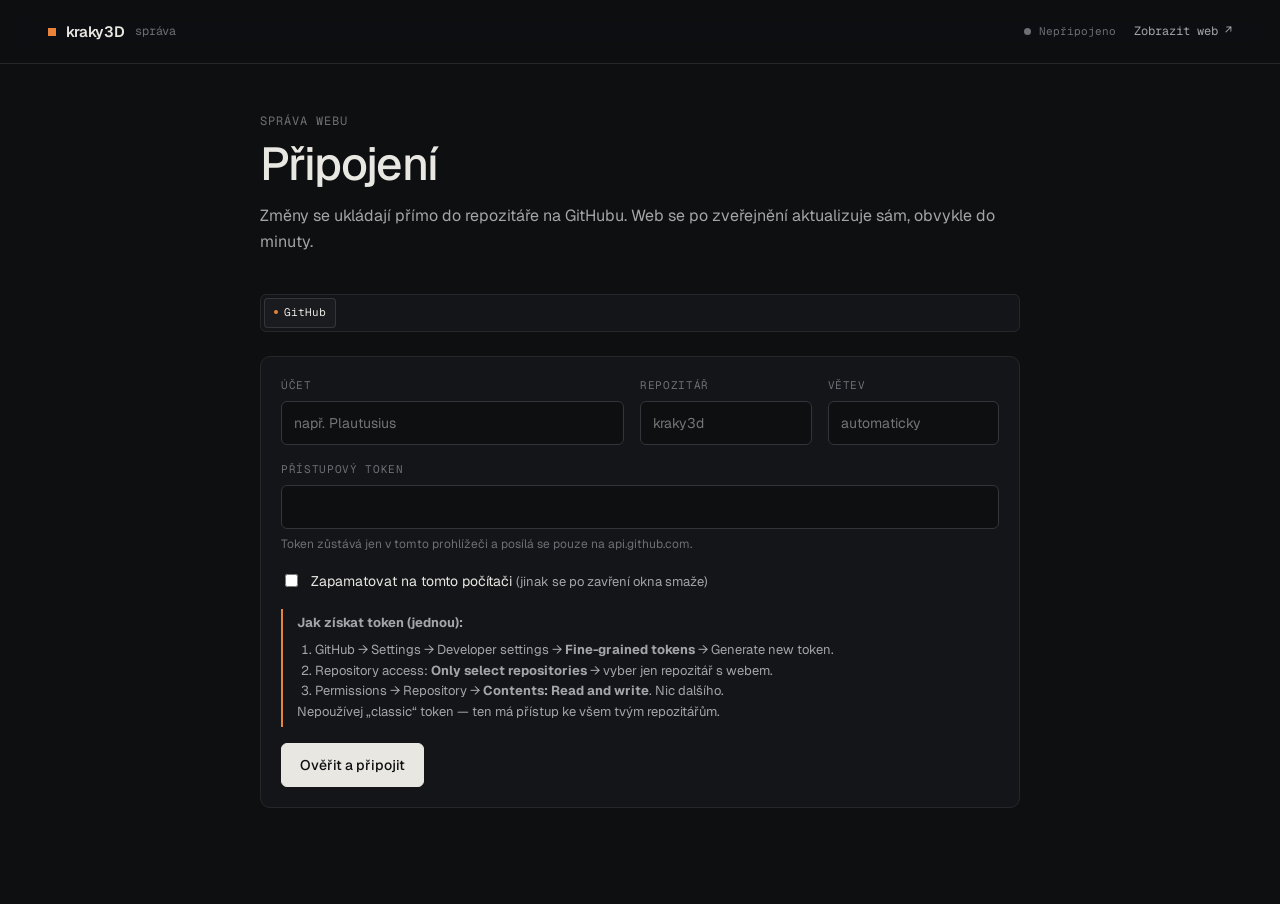
<file: admin/index.html>
<!DOCTYPE html>
<html lang="cs">
<head>
<meta charset="UTF-8">
<meta name="viewport" content="width=device-width, initial-scale=1">
<meta name="robots" content="noindex, nofollow">
<title>Správa webu — kraky3D</title>
<meta name="theme-color" content="#0e0f11">
<link rel="icon" href="data:image/svg+xml,%3Csvg xmlns=%27http://www.w3.org/2000/svg%27 viewBox=%270 0 16 16%27%3E%3Crect width=%2716%27 height=%2716%27 rx=%273%27 fill=%27%230e0f11%27/%3E%3Crect x=%275%27 y=%275%27 width=%276%27 height=%276%27 fill=%27%23e8833a%27/%3E%3C/svg%3E">
<link rel="preconnect" href="https://fonts.googleapis.com">
<link rel="preconnect" href="https://fonts.gstatic.com" crossorigin>
<link href="https://fonts.googleapis.com/css2?family=Geist:wght@400;500;600&family=Geist+Mono:wght@400;500&display=swap" rel="stylesheet">
<link rel="stylesheet" href="../assets/css/site.css">
<script type="importmap">
{ "imports": {
  "three": "https://cdn.jsdelivr.net/npm/three@0.169.0/build/three.module.min.js",
  "three/addons/": "https://cdn.jsdelivr.net/npm/three@0.169.0/examples/jsm/"
} }
</script>
<style>
  body { padding-top: var(--header); }
  .conn-pill { font-family: var(--mono); font-size: 11px; color: var(--text-3); display: flex; align-items: center; gap: 8px; }
  .conn-pill i { width: 7px; height: 7px; border-radius: 50%; background: var(--text-3); }
  .conn-pill.on i { background: var(--ok); box-shadow: 0 0 0 3px rgba(127, 182, 133, .15); }
  .head-actions { display: flex; align-items: center; gap: 18px; }
  .head-actions a { font-family: var(--mono); font-size: 12px; color: var(--text-2); text-decoration: none; }
  .head-actions a:hover { color: var(--text); }

  main { max-width: 1440px; margin: 0 auto; padding: clamp(24px, 4vw, 48px) var(--gutter) 96px; }
  h1 { font-size: clamp(2rem, 3.6vw, 3rem); line-height: 1; letter-spacing: -.035em; font-weight: 500; margin: 10px 0 0; }
  h2 { font-size: 20px; letter-spacing: -.015em; font-weight: 500; margin: 0; }
  .muted { color: var(--text-2); }
  .small { font-size: 13px; }

  .panel { border: 1px solid var(--line); border-radius: 10px; background: var(--bg-2); }
  .panel-head { display: flex; justify-content: space-between; align-items: center; gap: 12px; padding: 16px 20px; border-bottom: 1px solid var(--line); }
  .panel-body { padding: 20px; }

  /* form */
  .field { display: grid; gap: 6px; }
  .field label, .field .lbl { font-family: var(--mono); font-size: 11px; letter-spacing: .06em; text-transform: uppercase; color: var(--text-3); }
  .field input[type=text], .field input[type=password], .field input[type=number], .field select, .field textarea {
    width: 100%; background: var(--bg); border: 1px solid var(--line-2); border-radius: 6px; padding: 10px 12px; font-size: 14px; transition: border-color .2s;
  }
  .field textarea { min-height: 110px; resize: vertical; line-height: 1.5; }
  .field input:focus, .field select:focus, .field textarea:focus { outline: none; border-color: var(--accent); }
  .field .hint { font-size: 12px; color: var(--text-3); }
  .grid-2 { display: grid; grid-template-columns: 1fr 1fr; gap: 16px; }
  .grid-3 { display: grid; grid-template-columns: 2fr 1fr 1fr; gap: 16px; }
  .check { display: flex; gap: 10px; align-items: flex-start; font-size: 14px; cursor: pointer; }
  .check input { margin-top: 4px; accent-color: var(--accent); }
  .row { display: flex; gap: 10px; flex-wrap: wrap; align-items: center; }
  .status { font-family: var(--mono); font-size: 12px; min-height: 18px; }
  .status.ok { color: var(--ok); } .status.bad { color: var(--bad); }

  /* connect screen */
  .connect { max-width: 760px; margin: 0 auto; display: grid; gap: 24px; }
  .target-tabs { display: flex; gap: 8px; }
  .howto { font-size: 13px; color: var(--text-2); border-left: 2px solid var(--accent); padding: 4px 0 4px 14px; }
  .howto ol { margin: 6px 0 0; padding-left: 18px; }
  .howto code { font-family: var(--mono); font-size: 12px; background: var(--bg-3); padding: 1px 5px; border-radius: 3px; }

  /* workspace */
  .work-area { display: grid; grid-template-columns: 340px minmax(0, 1fr); gap: 24px; align-items: start; margin-top: 28px; }
  .list { list-style: none; margin: 0; padding: 0; }
  .list li { display: grid; grid-template-columns: 64px 1fr auto; gap: 12px; align-items: center; padding: 10px 12px; border-bottom: 1px solid var(--line); cursor: pointer; transition: background .15s; }
  .list li:hover { background: var(--bg-3); }
  .list li.sel { background: var(--bg-3); box-shadow: inset 2px 0 0 var(--accent); }
  .list .th { width: 64px; height: 40px; border-radius: 4px; background: var(--bg) center / cover no-repeat; border: 1px solid var(--line); }
  .list .t { font-size: 14px; font-weight: 500; line-height: 1.25; }
  .list .m { font-family: var(--mono); font-size: 11px; color: var(--text-3); }
  .badge { font-family: var(--mono); font-size: 10px; padding: 2px 6px; border-radius: 3px; border: 1px solid var(--line-2); color: var(--text-2); }
  .badge.star { border-color: var(--accent); color: var(--accent); }
  .ord { display: flex; flex-direction: column; gap: 2px; }
  .ord button { border: 0; background: transparent; color: var(--text-3); cursor: pointer; font-size: 12px; line-height: 1; padding: 3px 5px; border-radius: 3px; }
  .ord button:hover { color: var(--text); background: var(--bg); }
  .empty { padding: 28px 20px; color: var(--text-3); font-size: 14px; }
  .add-row { display: grid; padding: 12px; }

  /* dropzone */
  .drop { border: 1px dashed var(--line-2); border-radius: 10px; padding: 36px 20px; text-align: center; cursor: pointer; transition: border-color .2s, background .2s; }
  .drop:hover, .drop.over { border-color: var(--accent); background: var(--accent-dim); }
  .drop strong { display: block; font-size: 17px; font-weight: 500; margin-bottom: 6px; }
  .drop .muted { font-size: 13px; }
  .tips { margin-top: 14px; font-size: 12.5px; color: var(--text-3); text-align: left; max-width: 620px; margin-inline: auto; }
  .tips li { margin: 3px 0; }

  /* processing log */
  .log { font-family: var(--mono); font-size: 12px; color: var(--text-2); display: grid; gap: 4px; }
  .log .done::before { content: "✓ "; color: var(--ok); }
  .log .now::before { content: "… "; color: var(--accent); }
  .log .warn { color: var(--accent); }
  .log .warn::before { content: "! "; }
  .log .err { color: var(--bad); }

  /* editor: náhled + popisky vedle sebe */
  .model-grid { display: grid; grid-template-columns: minmax(0, 1.25fr) minmax(0, 1fr); gap: 20px; align-items: start; }
  .parts-box { display: grid; gap: 10px; border: 1px solid var(--line); border-radius: 10px; padding: 16px; background: var(--bg); }
  .parts-scroll { max-height: 440px; overflow: auto; }
  .step-h { display: flex; align-items: center; gap: 10px; margin: 0; font-size: 17px; font-weight: 500; letter-spacing: -.01em; }
  .step-h span { width: 24px; height: 24px; border-radius: 50%; background: var(--accent); color: #151515; display: grid; place-items: center; font: 500 12px var(--mono); }
  .hint { color: var(--text-3); margin: 0; }
  @media (max-width: 1300px) { .model-grid { grid-template-columns: minmax(0, 1fr); } .parts-scroll { max-height: none; } }

  /* rendery */
  .drop-sm { padding: 20px; }
  .drop-sm strong { font-size: 15px; }
  .imgs { display: grid; grid-template-columns: repeat(auto-fill, minmax(160px, 1fr)); gap: 10px; margin-top: 12px; }
  .imgs:empty { display: none; }
  .imgs figure { margin: 0; position: relative; aspect-ratio: 4 / 3; border-radius: 6px; overflow: hidden; border: 1px solid var(--line); background: var(--bg) center / cover no-repeat; }
  .imgs figcaption { position: absolute; left: 6px; top: 6px; font-family: var(--mono); font-size: 10px; background: var(--accent); color: #151515; padding: 2px 6px; border-radius: 3px; }
  .imgs .ctl { position: absolute; right: 6px; bottom: 6px; display: flex; gap: 4px; }
  .imgs .ctl button { width: 26px; height: 26px; border-radius: 4px; border: 0; background: rgba(14,15,17,.85); cursor: pointer; font-size: 12px; }
  .imgs .ctl button:hover { background: var(--text); color: var(--bg); }
  .imgs .new::after { content: "nový"; position: absolute; right: 6px; top: 6px; font-family: var(--mono); font-size: 10px; background: rgba(14,15,17,.85); padding: 2px 6px; border-radius: 3px; }

  /* preview */
  .editor { display: grid; gap: 20px; }
  .preview { position: relative; aspect-ratio: 16 / 10; border: 1px solid var(--line); border-radius: 10px; overflow: hidden;
    background-color: var(--bg);
    background-image: linear-gradient(var(--line) 1px, transparent 1px), linear-gradient(90deg, var(--line) 1px, transparent 1px);
    background-size: 40px 40px; background-position: center; }
  .preview canvas { position: absolute; inset: 0; width: 100%; height: 100%; }
  .preview .tools { position: absolute; top: 12px; left: 12px; right: 12px; display: flex; gap: 8px; flex-wrap: wrap; z-index: 2; }
  .preview .tools .grow { flex: 1; }
  .preview .note { position: absolute; left: 14px; bottom: 12px; font-family: var(--mono); font-size: 11px; color: var(--text-3); z-index: 2; }
  .facts { display: grid; grid-template-columns: repeat(auto-fit, minmax(130px, 1fr)); border: 1px solid var(--line); border-radius: 10px; overflow: hidden; }
  .facts div { padding: 12px 14px; border-right: 1px solid var(--line); border-bottom: 1px solid var(--line); margin: 0 -1px -1px 0; }
  .facts small { display: block; font-family: var(--mono); font-size: 10px; letter-spacing: .08em; text-transform: uppercase; color: var(--text-3); }
  .facts b { font-weight: 500; font-size: 15px; }
  .chips { display: flex; gap: 6px; flex-wrap: wrap; }
  .chip { font-family: var(--mono); font-size: 11px; padding: 4px 9px; border-radius: 999px; border: 1px solid var(--line-2); color: var(--text-2); }
  .chip.on { border-color: var(--ok); color: var(--ok); }
  .chip.off { color: var(--text-3); text-decoration: line-through; }

  table.parts { width: 100%; border-collapse: collapse; font-size: 14px; }
  table.parts th { text-align: left; font-family: var(--mono); font-size: 10.5px; letter-spacing: .06em; text-transform: uppercase; color: var(--text-3); font-weight: 400; padding: 8px 8px; border-bottom: 1px solid var(--line); }
  table.parts td { padding: 6px 8px; border-bottom: 1px solid var(--line); vertical-align: middle; }
  table.parts tr.hot td { background: var(--accent-dim); }
  table.parts .key { font-family: var(--mono); font-size: 12px; color: var(--text-2); }
  table.parts input[type=text] { width: 100%; background: var(--bg); border: 1px solid var(--line-2); border-radius: 5px; padding: 7px 9px; font-size: 14px; }
  table.parts input[type=text]:focus { outline: none; border-color: var(--accent); }
  table.parts input[type=checkbox] { accent-color: var(--accent); width: 16px; height: 16px; }
  .sticky-actions { position: sticky; bottom: 0; display: flex; gap: 10px; align-items: center; flex-wrap: wrap; padding: 14px 0; background: linear-gradient(transparent, var(--bg) 30%); }
  .sticky-actions .grow { flex: 1; }


  @media (max-width: 1000px) {
    .work-area { grid-template-columns: minmax(0, 1fr); }
    .grid-3 { grid-template-columns: 1fr 1fr; }
  }
  @media (max-width: 600px) { .grid-2, .grid-3 { grid-template-columns: 1fr; } }
</style>
</head>
<body>
<header class="header solid">
  <a class="logo" href="../index.html"><i></i>kraky3D <small>správa</small></a>
  <div class="head-actions">
    <span class="conn-pill" id="pill"><i></i><span id="pill-text">Nepřipojeno</span></span>
    <a href="../index.html" target="_blank" rel="noopener">Zobrazit web ↗</a>
  </div>
</header>

<main>
  <!-- ============ Připojení ============ -->
  <section class="connect" id="connect">
    <div>
      <p class="eyebrow">Správa webu</p>
      <h1>Připojení</h1>
      <p class="muted">Změny se ukládají přímo do repozitáře na GitHubu. Web se po zveřejnění aktualizuje sám, obvykle do minuty.</p>
    </div>

    <div class="target-tabs seg" role="group" aria-label="Kam ukládat" id="target-tabs">
      <button type="button" data-target="github" aria-pressed="true">GitHub</button>
      <button type="button" data-target="local" aria-pressed="false" id="tab-local" hidden>Místní test</button>
    </div>

    <form class="panel" id="gh-form" autocomplete="off">
      <div class="panel-body" style="display:grid;gap:16px">
        <div class="grid-3">
          <div class="field"><label for="gh-owner">Účet</label><input type="text" id="gh-owner" placeholder="např. Plautusius" required spellcheck="false"></div>
          <div class="field"><label for="gh-repo">Repozitář</label><input type="text" id="gh-repo" placeholder="kraky3d" required spellcheck="false"></div>
          <div class="field"><label for="gh-branch">Větev</label><input type="text" id="gh-branch" placeholder="automaticky" spellcheck="false"></div>
        </div>
        <div class="field">
          <label for="gh-token">Přístupový token</label>
          <input type="password" id="gh-token" required spellcheck="false" autocomplete="off">
          <span class="hint">Token zůstává jen v tomto prohlížeči a posílá se pouze na api.github.com.</span>
        </div>
        <label class="check"><input type="checkbox" id="gh-remember"> <span>Zapamatovat na tomto počítači <span class="muted small">(jinak se po zavření okna smaže)</span></span></label>
        <div class="howto">
          <strong>Jak získat token (jednou):</strong>
          <ol>
            <li>GitHub → Settings → Developer settings → <b>Fine-grained tokens</b> → Generate new token.</li>
            <li>Repository access: <b>Only select repositories</b> → vyber jen repozitář s webem.</li>
            <li>Permissions → Repository → <b>Contents: Read and write</b>. Nic dalšího.</li>
          </ol>
          Nepoužívej „classic“ token — ten má přístup ke všem tvým repozitářům.
        </div>
        <div class="row"><button class="btn btn-primary" type="submit">Ověřit a připojit</button><span class="status" id="gh-status" role="status"></span></div>
      </div>
    </form>

    <div class="panel" id="local-form" hidden>
      <div class="panel-body" style="display:grid;gap:14px">
        <p class="muted" style="margin:0">Ukládá do složky na tomto počítači přes testovací server (<code class="mono">dev_server.py</code>). Na internet se nic neposílá.</p>
        <div class="row"><button class="btn btn-primary" type="button" id="local-go">Připojit k místnímu serveru</button><span class="status" id="local-status" role="status"></span></div>
      </div>
    </div>
  </section>

  <!-- ============ Práce ============ -->
  <section id="workspace" hidden>
    <div class="row" style="justify-content:space-between;align-items:end">
      <div><p class="eyebrow" id="ws-where">—</p><h1>Práce na webu</h1></div>
      <button class="btn btn-sm" type="button" id="disconnect">Odpojit</button>
    </div>

    <div class="work-area">
      <aside class="panel">
        <div class="panel-head"><h2>Seznam</h2><span class="mono small muted" id="count">0</span></div>
        <ul class="list" id="list" aria-label="Práce — pořadí odpovídá webu"></ul>
        <div class="add-row">
          <button class="btn btn-sm btn-accent" type="button" id="new-model">+ Přidat 3D model</button>
        </div>
      </aside>

      <section class="editor" id="editor" aria-live="polite">
        <div class="panel"><div class="empty">Vyber práci ze seznamu, nebo přidej novou. Nový 3D model: exportuj ho z Blenderu jako <b>.glb</b> a přetáhni sem.</div></div>
      </section>
    </div>
  </section>
</main>

<!-- šablony editoru -->
<template id="tpl-model">
  <div class="panel">
    <div class="panel-head"><h2 data-f="heading">Nový 3D model</h2><span class="mono small muted" data-f="idtag"></span></div>
    <div class="panel-body" style="display:grid;gap:20px">
      <div data-f="drop-wrap" style="display:grid;gap:14px">
        <div class="drop" data-f="drop" tabindex="0" role="button" aria-label="Vybrat soubor .glb">
          <strong data-f="drop-title">Přetáhni sem model z Blenderu</strong>
          <span class="muted">soubor <b>.glb</b> — nebo klikni a vyber</span>
          <ul class="tips">
            <li>Blender → File → Export → <b>glTF 2.0</b>, formát <b>glTF Binary (.glb)</b>, zapnout <b>Apply Modifiers</b>.</li>
            <li>Každý díl jako <b>samostatný objekt s názvem</b> (Kapota, Dveře…) — jinak se model rozdělí podle souvislých kusů.</li>
            <li>Textury se zmenší na 2048 px a převedou do WebP, geometrie se zkomprimuje.</li>
          </ul>
          <input type="file" accept=".glb,model/gltf-binary" hidden data-f="file">
        </div>
        <div class="log" data-f="log" hidden></div>
      </div>

      <!-- náhled vlevo, popisky dílů hned vedle -->
      <div class="model-grid" data-f="result" hidden>
        <div style="display:grid;gap:14px">
          <div class="preview" data-f="preview">
            <div class="tools">
              <div class="seg" role="group" aria-label="Vrstva" data-f="stages"></div>
              <span class="grow"></span>
              <div class="seg" role="group" aria-label="Sestava"><button type="button" data-f="explode" aria-pressed="false">Rozložit</button></div>
            </div>
            <span class="note">táhnutím otočíš · najeď na díl v tabulce</span>
          </div>
          <div class="facts" data-f="facts"></div>
          <div><p class="eyebrow" style="margin-bottom:8px">Vrstvy, které web ukáže</p><div class="chips" data-f="chips"></div></div>
        </div>
        <section class="parts-box" data-f="parts-wrap" hidden aria-labelledby="parts-h">
          <h3 class="step-h" id="parts-h"><span>1</span> Popisky dílů</h3>
          <p class="hint small">Co napíšeš, se ukáže na webu u čísla dílu. Najetím na řádek se díl v náhledu zvýrazní.</p>
          <div class="parts-scroll">
            <table class="parts">
              <thead><tr><th style="width:34px">#</th><th>V souboru</th><th>Popisek na webu</th><th style="width:58px">Ukázat</th><th style="width:34px">Ks</th></tr></thead>
              <tbody data-f="parts"></tbody>
            </table>
          </div>
          <p class="hint small">Díly bez zaškrtnutí se v legendě neukážou, ale v modelu zůstanou. Automaticky rozdělené díly („Díl 1…“) se ukážou, až jim dáš jméno.</p>
        </section>
      </div>

      <section style="display:grid;gap:16px" aria-labelledby="info-h">
        <h3 class="step-h" id="info-h"><span>2</span> Název a popis</h3>
        <div class="grid-3">
          <div class="field"><label>Název *</label><input type="text" data-f="title" required maxlength="80"></div>
          <div class="field"><label>Kategorie</label><select data-f="category"></select></div>
          <div class="field"><label>Rok</label><input type="number" data-f="year" min="1990" max="2100"></div>
        </div>
        <div class="field"><label>Popis</label><textarea data-f="description" maxlength="1200" placeholder="Co to je, pro koho, co bylo nejtěžší. Dvě tři věty stačí."></textarea></div>
        <label class="check"><input type="checkbox" data-f="featured"> <span><b>Hlavní model</b> — ukáže se velký v úvodu webu a rozloží se na vrstvy. Nejlépe model s texturami.</span></label>
      </section>

      <section aria-labelledby="img-h">
        <h3 class="step-h" id="img-h" style="margin-bottom:12px"><span>3</span> Rendery tohoto modelu</h3>
        <div class="drop drop-sm" data-f="img-drop" tabindex="0" role="button" aria-label="Přidat rendery">
          <strong>Přetáhni sem rendery</strong>
          <span class="muted">JPG, PNG nebo WebP — převedou se do WebP. <b>První render</b> bude náhled na úvodní stránce.</span>
          <input type="file" accept="image/*" multiple hidden data-f="img-file">
        </div>
        <div class="imgs" data-f="imgs"></div>
      </section>

      <div class="sticky-actions">
        <button class="btn btn-accent" type="button" data-f="save">Zveřejnit</button>
        <span class="status" data-f="status" role="status"></span>
        <span class="grow"></span>
        <button class="btn btn-sm" type="button" data-f="replace" hidden>Nahradit model (.glb)</button>
        <button class="btn btn-sm btn-danger" type="button" data-f="delete" hidden>Smazat práci</button>
      </div>
    </div>
  </div>
</template>


<script type="module" src="app.js"></script>
</body>
</html>
</file>
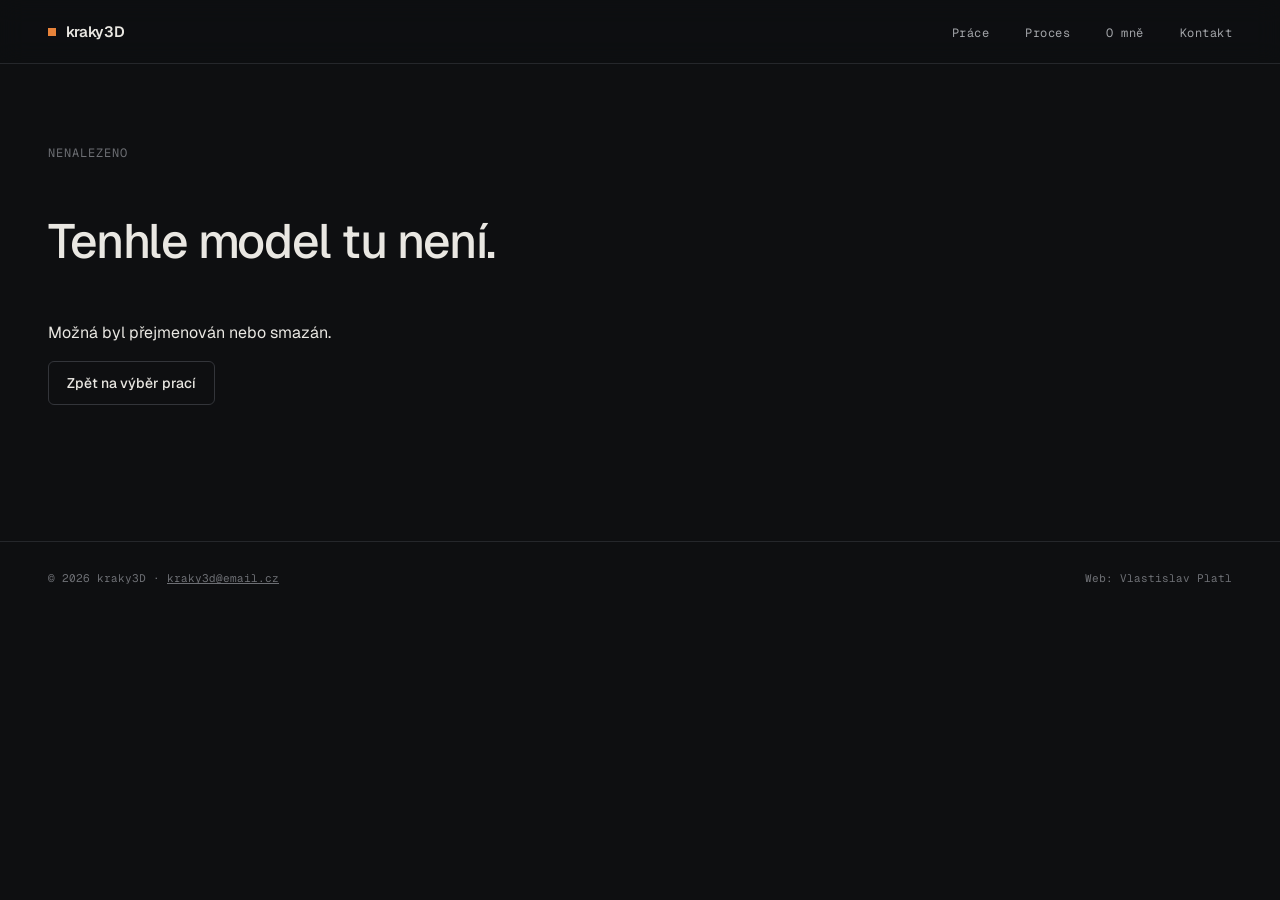
<file: projekt.html>
<!DOCTYPE html>
<html lang="cs">
<head>
<meta charset="UTF-8">
<meta name="viewport" content="width=device-width, initial-scale=1, viewport-fit=cover">
<title>kraky3D — 3D model</title>
<meta name="description" content="3D model z Blenderu rozložený na díly — kraky3D.">
<meta name="author" content="Vlastislav Platl">
<meta name="theme-color" content="#0e0f11">
<link rel="icon" href="data:image/svg+xml,%3Csvg xmlns=%27http://www.w3.org/2000/svg%27 viewBox=%270 0 16 16%27%3E%3Crect width=%2716%27 height=%2716%27 rx=%273%27 fill=%27%230e0f11%27/%3E%3Crect x=%275%27 y=%275%27 width=%276%27 height=%276%27 fill=%27%23e8833a%27/%3E%3C/svg%3E">
<link rel="preconnect" href="https://fonts.googleapis.com">
<link rel="preconnect" href="https://fonts.gstatic.com" crossorigin>
<link rel="preconnect" href="https://cdn.jsdelivr.net" crossorigin>
<link rel="preload" href="data/projects.json" as="fetch" crossorigin>
<link href="https://fonts.googleapis.com/css2?family=Geist:wght@400;500;600&family=Geist+Mono:wght@400;500&display=swap" rel="stylesheet">
<link rel="stylesheet" href="assets/css/site.css">
<script type="importmap">
{ "imports": {
  "three": "https://cdn.jsdelivr.net/npm/three@0.169.0/build/three.module.min.js",
  "three/addons/": "https://cdn.jsdelivr.net/npm/three@0.169.0/examples/jsm/"
} }
</script>
<style>
  .project { display: grid; grid-template-columns: minmax(0, 4fr) minmax(0, 8fr); padding-top: var(--header); min-height: 100svh; }
  .copy { padding: 40px var(--gutter) 32px; display: flex; flex-direction: column; gap: 20px; border-right: 1px solid var(--line); }
  .back { font-family: var(--mono); font-size: 12px; color: var(--text-2); text-decoration: none; width: fit-content; }
  .back:hover { color: var(--accent); }
  .copy h1 { font-size: clamp(2.4rem, 4.4vw, 4.2rem); line-height: .98; letter-spacing: -.035em; font-weight: 500; margin: 0; text-wrap: balance; }
  .copy p { color: var(--text-2); margin: 0; max-width: 42ch; white-space: pre-line; }
  .legend { list-style: none; margin: auto 0 0; padding: 0; border-top: 1px solid var(--line); }
  .legend li { border-bottom: 1px solid var(--line); }
  .legend button { all: unset; box-sizing: border-box; width: 100%; display: grid; grid-template-columns: 30px 1fr auto; align-items: center; gap: 10px; padding: 10px 0; cursor: pointer; font-family: var(--mono); font-size: 12px; color: var(--text-2); transition: color .2s; }
  .legend button:focus-visible { outline: 2px solid var(--accent); }
  .legend .no { width: 22px; height: 22px; border: 1px solid var(--line-2); border-radius: 50%; display: grid; place-items: center; font-size: 10px; }
  .legend .qty { color: var(--text-3); }
  .legend button:hover, .legend button.hot { color: var(--accent); }
  .legend button:hover .no, .legend button.hot .no { border-color: var(--accent); }

  .drawing { position: relative; min-height: 460px; overflow: hidden; background-color: var(--bg);
    background-image: linear-gradient(var(--line) 1px, transparent 1px), linear-gradient(90deg, var(--line) 1px, transparent 1px);
    background-size: 48px 48px; background-position: center; }
  .drawing::after { content: ""; position: absolute; inset: 0; pointer-events: none; background: radial-gradient(75% 70% at 50% 50%, transparent 40%, var(--bg) 100%); }
  .drawing .poster { position: absolute; inset: 0; width: 100%; height: 100%; object-fit: contain; z-index: 1; transition: opacity .5s var(--ease); }
  .drawing.ready .poster { opacity: 0; }
  .drawing canvas { position: absolute; inset: 0; width: 100%; height: 100%; display: block; touch-action: pan-y; z-index: 1; }
  .drawing svg.callouts { position: absolute; inset: 0; width: 100%; height: 100%; pointer-events: none; overflow: visible; z-index: 2; }
  .callouts line { stroke: var(--text-2); stroke-width: 1; }
  .callouts circle.dot { fill: var(--text); }
  .callouts .tag circle { fill: var(--bg); stroke: var(--text-2); }
  .callouts .tag text { fill: var(--text); font: 500 11px var(--mono); text-anchor: middle; dominant-baseline: central; }
  .callouts g.hot line, .callouts g.hot .tag circle { stroke: var(--accent); }
  .callouts g.hot circle.dot { fill: var(--accent); }
  .callouts g.hot .tag text { fill: var(--accent); }
  .callouts .dim line { stroke: var(--text-3); }
  .callouts .dim text { fill: var(--text-2); font: 400 10px var(--mono); text-anchor: middle; }
  .callouts { transition: opacity .25s; }
  .drawing.moving .callouts { opacity: 0; transition-duration: .05s; }
  .toolbar { position: absolute; top: 18px; left: 18px; right: 18px; display: flex; gap: 8px; flex-wrap: wrap; z-index: 3; }
  .toolbar .grow { flex: 1; }
  .status { position: absolute; left: 18px; bottom: 16px; font-family: var(--mono); font-size: 11px; color: var(--text-3); z-index: 3; }
  .titleblock { position: absolute; right: 0; bottom: 0; z-index: 3; display: grid; grid-template-columns: repeat(3, auto); border-top: 1px solid var(--line); border-left: 1px solid var(--line); background: rgba(14, 15, 17, .92); font-family: var(--mono); }
  .titleblock div { padding: 8px 14px; border-right: 1px solid var(--line); border-bottom: 1px solid var(--line); min-width: 108px; }
  .titleblock div:nth-child(3n) { border-right: 0; }
  .titleblock small { display: block; font-size: 9px; letter-spacing: .1em; text-transform: uppercase; color: var(--text-3); }
  .titleblock span { font-size: 12px; color: var(--text); }
  .titleblock .wide { grid-column: span 3; border-right: 0; }
  .titleblock .wide span { font-family: var(--sans); font-size: 15px; font-weight: 500; }

  section.band { border-top: 1px solid var(--line); padding: clamp(64px, 9vw, 120px) var(--gutter); }
  .two { display: grid; grid-template-columns: minmax(0, 4fr) minmax(0, 8fr); gap: clamp(28px, 5vw, 72px); }
  .two h2 { font-size: clamp(2rem, 3.8vw, 3.2rem); line-height: 1; letter-spacing: -.035em; font-weight: 500; margin: 12px 0 0; }
  table.spec { width: 100%; border-collapse: collapse; font-size: 14px; }
  table.spec th, table.spec td { text-align: left; padding: 12px 0; border-top: 1px solid var(--line); vertical-align: top; font-weight: 400; }
  table.spec th { font-family: var(--mono); font-size: 11px; color: var(--text-3); width: 36%; letter-spacing: .04em; text-transform: uppercase; padding-top: 15px; }
  table.spec td { color: var(--text-2); font-family: var(--mono); font-size: 13px; }
  .next { display: grid; grid-template-columns: 1fr 1fr; gap: 24px; }
  .next a { text-decoration: none; display: block; padding: 20px 0; border-top: 1px solid var(--line); }
  .next a:last-child { text-align: right; }
  .next small { display: block; font-family: var(--mono); font-size: 11px; color: var(--text-3); letter-spacing: .06em; text-transform: uppercase; margin-bottom: 6px; }
  .next span { font-size: clamp(1.4rem, 3vw, 2.4rem); letter-spacing: -.03em; font-weight: 500; line-height: 1.05; }
  .next a:hover span { color: var(--accent); }
  /* rendery modelu */
  .gallery { display: grid; grid-template-columns: repeat(12, minmax(0, 1fr)); gap: clamp(10px, 1.4vw, 20px); }
  .gallery button { all: unset; cursor: zoom-in; grid-column: span 4; display: block; border-radius: 4px; overflow: hidden; background: var(--bg-2); aspect-ratio: 4 / 3; }
  .gallery button:first-child { grid-column: span 8; grid-row: span 2; aspect-ratio: auto; }
  .gallery button:focus-visible { outline: 2px solid var(--accent); outline-offset: 4px; }
  .gallery img { width: 100%; height: 100%; object-fit: cover; transition: transform .9s var(--ease); }
  .gallery button:hover img { transform: scale(1.025); }
  .gallery[data-n="1"] button:first-child { grid-column: span 12; aspect-ratio: 16 / 9; grid-row: auto; }
  .gallery[data-n="2"] button, .gallery[data-n="2"] button:first-child { grid-column: span 6; grid-row: auto; aspect-ratio: 3 / 2; }
  dialog.proj { width: 100vw; height: 100svh; max-width: none; max-height: none; margin: 0; padding: 0; border: 0; background: #000; color: var(--text); overflow: hidden; }
  dialog.proj::backdrop { background: #000; }
  dialog.proj[open] { animation: fadein .4s var(--ease); }
  @keyframes fadein { from { opacity: 0; } to { opacity: 1; } }
  .proj-stage { position: absolute; inset: 0 0 80px; display: grid; place-items: center; padding: 64px 72px 0; }
  .proj-stage img { max-width: calc(100vw - 144px); max-height: calc(100svh - 80px - 88px); width: auto; height: auto; object-fit: contain; }
  .proj-cap { position: absolute; left: 0; right: 0; bottom: 0; height: 80px; display: flex; justify-content: space-between; align-items: center; gap: 16px; padding: 0 24px; border-top: 1px solid var(--line); }
  .proj-cap span { font-family: var(--mono); font-size: 12px; color: var(--text-3); }
  .proj-nav { display: flex; gap: 8px; }
  .proj-close { position: absolute; top: 16px; right: 16px; z-index: 2; }
  .missing { padding: calc(var(--header) + 80px) var(--gutter) 120px; max-width: 720px; }
  .missing h1 { font-size: clamp(2rem, 4vw, 3rem); letter-spacing: -.03em; font-weight: 500; }

  @media (max-width: 960px) {
    .project { grid-template-columns: minmax(0, 1fr); min-height: 0; }
    .copy { border-right: 0; border-bottom: 1px solid var(--line); }
    .drawing { min-height: 74svh; order: -1; }
    .legend { display: grid; grid-template-columns: 1fr 1fr; column-gap: 16px; }
    .two { grid-template-columns: minmax(0, 1fr); }
  }
  @media (max-width: 600px) {
    .nav li:nth-child(2) { display: none; }
    .toolbar .grow { display: none; }
    .drawing canvas, .drawing svg.callouts, .drawing .poster { height: calc(100% - 108px); }
    .titleblock { left: 0; grid-template-columns: repeat(3, 1fr); }
    .titleblock div { min-width: 0; padding: 7px 10px; }
    .titleblock .opt { display: none; }
    .status { display: none; }
    .next { grid-template-columns: 1fr; }
    .gallery button, .gallery button:first-child { grid-column: span 12; grid-row: auto; aspect-ratio: 4 / 3; }
    .proj-stage { padding: 56px 12px 0; }
    .proj-stage img { max-width: calc(100vw - 24px); }
    .next a:last-child { text-align: left; }
  }
</style>
</head>
<body>
<header class="header solid">
  <a class="logo" href="./" aria-label="kraky3D — domů"><i></i>kraky3D</a>
  <nav aria-label="Hlavní"><ul class="nav">
    <li><a href="./#prace">Práce</a></li>
    <li><a href="./#proces">Proces</a></li>
    <li><a href="./#o-mne">O mně</a></li>
    <li><a href="./#kontakt">Kontakt</a></li>
  </ul></nav>
</header>

<main id="main">
  <section class="project" aria-labelledby="p-title">
    <div class="copy">
      <a class="back" href="./#prace">← Všechny práce</a>
      <span class="eyebrow" id="p-meta">&nbsp;</span>
      <h1 id="p-title">&nbsp;</h1>
      <p id="p-desc"></p>
      <ul class="legend" id="legend" aria-label="Díly modelu"></ul>
    </div>
    <div class="drawing" id="drawing">
      <img class="poster" id="poster" alt="" aria-hidden="true">
      <div class="toolbar">
        <div class="seg" role="group" aria-label="Pohled">
          <button type="button" data-view="iso" aria-pressed="true">Izometrie</button>
          <button type="button" data-view="side" aria-pressed="false">Bok</button>
          <button type="button" data-view="front" aria-pressed="false">Předek</button>
          <button type="button" data-view="top" aria-pressed="false">Shora</button>
        </div>
        <span class="grow"></span>
        <div class="seg" role="group" aria-label="Zobrazení" id="shades"></div>
        <div class="seg" role="group" aria-label="Přiblížení">
          <button type="button" id="zoom-out" aria-label="Oddálit">−</button>
          <button type="button" id="zoom-reset" aria-label="Původní velikost">1:1</button>
          <button type="button" id="zoom-in" aria-label="Přiblížit">+</button>
        </div>
        <div class="seg" role="group" aria-label="Sestava"><button type="button" id="explode" aria-pressed="false">Rozložit</button></div>
      </div>
      <svg class="callouts" id="callouts" aria-hidden="true"></svg>
      <div class="status" id="status" role="status">Připravuji výkres…</div>
      <div class="titleblock" aria-label="Údaje o modelu">
        <div class="wide"><small>Název</small><span id="tb-title">—</span></div>
        <div><small>Vrcholy</small><span id="tb-verts">—</span></div>
        <div><small>Trojúhelníky</small><span id="tb-tris">—</span></div>
        <div><small>Díly</small><span id="tb-parts">—</span></div>
        <div class="opt"><small>Autor</small><span>kraky3D</span></div>
        <div class="opt"><small>Nástroj</small><span id="tb-gen">—</span></div>
        <div class="opt"><small>Rok</small><span id="tb-year">—</span></div>
      </div>
    </div>
  </section>

  <section class="band" id="rendery" aria-labelledby="renders-h" hidden>
    <div class="two" style="margin-bottom:clamp(28px,4vw,48px)"><div><p class="eyebrow">Rendery</p><h2 id="renders-h">Hotový obraz</h2></div><p class="muted" style="margin:0;align-self:end">Kliknutím se render promítne na celou obrazovku.</p></div>
    <div class="gallery" id="gallery"></div>
  </section>

  <section class="band" aria-labelledby="about-h">
    <div class="two">
      <div><p class="eyebrow">Model</p><h2 id="about-h">Údaje</h2></div>
      <table class="spec"><tbody id="spec"></tbody></table>
    </div>
  </section>

  <section class="band" aria-label="Další práce"><nav class="next" id="next"></nav></section>
</main>

<dialog class="proj" id="proj" aria-label="Render na celou obrazovku">
  <div class="proj-stage"><img id="proj-img" alt="" width="2400" height="1500"></div>
  <div class="proj-cap"><span id="proj-count"></span><div class="proj-nav">
    <button class="icon-btn" id="proj-prev" type="button" aria-label="Předchozí render">←</button>
    <button class="icon-btn" id="proj-next" type="button" aria-label="Další render">→</button>
  </div></div>
  <button class="icon-btn proj-close" id="proj-close" type="button" aria-label="Zavřít">✕</button>
</dialog>

<footer class="site"><span>© <span id="year">2026</span> kraky3D · <a href="mailto:kraky3d@email.cz">kraky3d@email.cz</a></span><span class="credit">Web: Vlastislav Platl</span></footer>

<script type="module">
import { fmt, plural, canAutoload, hasWebGL } from "./assets/js/core-lite.js";

const CATS = { postavy: "Postavy", produkty: "Produkty", prostredi: "Prostředí", jine: "Jiné" };
const esc = s => String(s ?? "").replace(/[&<>"']/g, c => ({ "&": "&amp;", "<": "&lt;", ">": "&gt;", '"': "&quot;", "'": "&#39;" }[c]));
const id = new URLSearchParams(location.search).get("p");
document.getElementById("year").textContent = new Date().getFullYear();

let works = [];
try { works = (await (await fetch("data/projects.json", { cache: "no-cache" })).json()).works || []; } catch {}
const models = works.filter(w => w.type === "model");
const w = models.find(x => x.id === id);

if (!w) {
  document.getElementById("main").innerHTML = `<section class="missing"><p class="eyebrow">Nenalezeno</p><h1>Tenhle model tu není.</h1><p class="muted">Možná byl přejmenován nebo smazán.</p><p><a class="btn" href="./#prace">Zpět na výběr prací</a></p></section>`;
} else {
  document.title = `${w.title} — kraky3D`;
  document.getElementById("p-meta").textContent = `${CATS[w.category] || ""} · ${w.year}`;
  document.getElementById("p-title").textContent = w.title;
  document.getElementById("p-desc").textContent = w.description || "";
  document.getElementById("tb-title").textContent = w.title;
  document.getElementById("tb-verts").textContent = fmt(w.stats.verts);
  document.getElementById("tb-tris").textContent = fmt(w.stats.tris);
  document.getElementById("tb-parts").textContent = w.stats.parts;
  document.getElementById("tb-gen").textContent = w.stats.generator || "Blender";
  document.getElementById("tb-year").textContent = w.year;
  document.getElementById("poster").src = `${w.lines}?v=${w.rev}`;

  const rows = [
    ["Vrcholy", fmt(w.stats.verts)], ["Trojúhelníky", fmt(w.stats.tris)],
    ["Díly", `${w.stats.parts} ${plural(w.stats.parts, "objekt", "objekty", "objektů")}`],
    ["Materiály", w.stats.materials || "zatím žádné"],
    ["Textury", w.stats.textures ? `${w.stats.textures} · ${w.stats.textureSize} px` : "zatím žádné"],
    ["Soubor", `GLB · ${Math.max(1, Math.round(w.bytes / 1024))} kB`],
    ["Nástroj", w.stats.generator || "Blender"],
  ];
  document.getElementById("spec").innerHTML = rows.map(([k, v]) => `<tr><th scope="row">${k}</th><td>${esc(v)}</td></tr>`).join("");

  const shown = (w.parts || []).filter(p => p.show);
  document.getElementById("legend").innerHTML = shown.map((p, i) => `<li><button type="button" data-g="${esc(p.key)}"><span class="no">${i + 1}</span>${esc(p.label || p.key)}<span class="qty">${p.count ? p.count + "×" : ""}</span></button></li>`).join("");
  document.getElementById("legend").hidden = !shown.length;

  // rendery modelu: galerie + promítání
  const imgs = w.images || [];
  if (imgs.length) {
    document.getElementById("rendery").hidden = false;
    const at = p => `${p}?v=${w.rev}`;
    const gal = document.getElementById("gallery");
    gal.dataset.n = Math.min(imgs.length, 3);   // 1 = celá šířka, 2 = půl na půl, 3+ = velký + menší
    gal.innerHTML = imgs.map((im, i) => `
      <button type="button" data-i="${i}" aria-label="Render ${i + 1} — promítnout">
        <img src="${esc(at(i === 0 ? im.src : im.sm))}" width="${im.w}" height="${im.h}" loading="lazy" decoding="async" alt="${esc(w.title)} — render ${i + 1}">
      </button>`).join("");
    const proj = document.getElementById("proj"); let cur = 0;
    const show = i => {
      cur = (i + imgs.length) % imgs.length;
      const im = document.getElementById("proj-img"); im.src = at(imgs[cur].src); im.alt = `${w.title} — render ${cur + 1}`;
      document.getElementById("proj-count").textContent = `${w.title} · ${cur + 1} / ${imgs.length}`;
      if (!proj.open) proj.showModal();
    };
    document.getElementById("gallery").addEventListener("click", e => { const b = e.target.closest("button"); if (b) show(+b.dataset.i); });
    document.getElementById("proj-prev").onclick = () => show(cur - 1);
    document.getElementById("proj-next").onclick = () => show(cur + 1);
    document.getElementById("proj-close").onclick = () => proj.close();
    proj.addEventListener("keydown", e => { if (e.key === "ArrowLeft") show(cur - 1); if (e.key === "ArrowRight") show(cur + 1); });
    document.getElementById("proj-prev").hidden = document.getElementById("proj-next").hidden = imgs.length < 2;
  }

  const shades = [["line", "Výkres"], ["clay", "Hlína"], ...(w.stages.includes("final") ? [["final", "Render"]] : [])];
  document.getElementById("shades").innerHTML = shades.map(([k, v], i) => `<button type="button" data-shade="${k}" aria-pressed="${i === 0}">${v}</button>`).join("");

  const i = models.indexOf(w), prev = models[(i - 1 + models.length) % models.length], next = models[(i + 1) % models.length];
  document.getElementById("next").innerHTML = models.length > 1
    ? `<a href="projekt.html?p=${encodeURIComponent(prev.id)}"><small>← Předchozí</small><span>${esc(prev.title)}</span></a><a href="projekt.html?p=${encodeURIComponent(next.id)}"><small>Další →</small><span>${esc(next.title)}</span></a>`
    : `<a href="./#prace"><small>Další práce</small><span>Zpět na výběr →</span></a>`;

  const start = () => hasWebGL()
    ? import("./assets/js/drawing.js").then(m => m.boot(w)).catch(err => { console.warn(err); document.getElementById("status").textContent = "3D se nepodařilo načíst — zobrazen náhled."; })
    : (document.getElementById("status").textContent = "Prohlížeč nepodporuje WebGL — zobrazen náhled.");
  if (canAutoload()) start();
  else {
    const st = document.getElementById("status"); st.textContent = "";
    const b = Object.assign(document.createElement("button"), { className: "btn btn-sm", type: "button", textContent: `Načíst 3D model (${Math.max(1, Math.round(w.bytes / 1024))} kB)` });
    b.onclick = () => { b.remove(); start(); }; st.append(b);
  }
}
</script>
</body>
</html>
</file>
<file: assets/css/site.css>
/* Společný vizuální systém: web i admin. */
:root {
  --bg: #0e0f11;
  --bg-2: #141518;
  --bg-3: #1a1b1f;
  --line: #25272b;
  --line-2: #33353a;
  --text: #e9e7e2;
  --text-2: #a3a5a9;
  --text-3: #6d6f74;
  --accent: #e8833a;
  --accent-dim: rgba(232, 131, 58, .14);
  --ok: #7fb685;
  --bad: #e26d5a;
  --header: 64px;
  --gutter: clamp(16px, 4vw, 48px);
  --sans: "Geist", ui-sans-serif, system-ui, -apple-system, "Segoe UI", sans-serif;
  --mono: "Geist Mono", ui-monospace, "SFMono-Regular", Consolas, monospace;
  --ease: cubic-bezier(.2, .7, .1, 1);
}
*, *::before, *::after { box-sizing: border-box; }
html { -webkit-text-size-adjust: 100%; scroll-behavior: smooth; overflow-x: clip; }
body { margin: 0; background: var(--bg); color: var(--text); font: 400 16px/1.6 var(--sans); -webkit-font-smoothing: antialiased; text-rendering: optimizeLegibility; }
img { display: block; max-width: 100%; height: auto; }
a { color: inherit; }
button, input, select, textarea { font: inherit; color: inherit; }
::selection { background: var(--accent); color: #111; }
:focus-visible { outline: 2px solid var(--accent); outline-offset: 3px; border-radius: 2px; }
[hidden] { display: none !important; }

.eyebrow { font-family: var(--mono); font-size: 12px; letter-spacing: .08em; text-transform: uppercase; color: var(--text-3); margin: 0; }
.eyebrow b { color: var(--accent); font-weight: 500; }
.mono { font-family: var(--mono); }
.skip { position: absolute; left: -999px; top: 8px; background: var(--accent); color: #111; padding: 8px 12px; z-index: 100; }
.skip:focus { left: 8px; }

/* header */
.header {
  position: fixed; inset: 0 0 auto 0; height: var(--header); z-index: 50;
  display: flex; align-items: center; justify-content: space-between; gap: 16px; padding: 0 var(--gutter);
  background: rgba(14, 15, 17, .78); -webkit-backdrop-filter: saturate(140%) blur(12px); backdrop-filter: saturate(140%) blur(12px);
  border-bottom: 1px solid transparent; transition: border-color .3s;
}
.header.scrolled, .header.solid { border-bottom-color: var(--line); }
.logo { font-weight: 600; font-size: 15px; letter-spacing: -.01em; text-decoration: none; display: flex; align-items: center; gap: 10px; white-space: nowrap; }
.logo i { width: 8px; height: 8px; background: var(--accent); display: block; }
.logo small { font-family: var(--mono); font-weight: 400; font-size: 12px; color: var(--text-3); }
.nav { display: flex; gap: clamp(14px, 3vw, 36px); list-style: none; margin: 0; padding: 0; }
.nav a { font-family: var(--mono); font-size: 12px; letter-spacing: .04em; text-decoration: none; color: var(--text-2); transition: color .2s; }
.nav a:hover { color: var(--text); }
.nav .num { color: var(--text-3); margin-right: 6px; }

/* buttons */
.btn {
  display: inline-flex; align-items: center; justify-content: center; gap: 10px; height: 44px; padding: 0 18px; border-radius: 6px;
  text-decoration: none; font-size: 14px; font-weight: 500; border: 1px solid var(--line-2); background: transparent; cursor: pointer;
  transition: border-color .2s, background .2s, color .2s, opacity .2s;
}
.btn:hover { border-color: var(--text-3); }
.btn-primary { background: var(--text); color: var(--bg); border-color: var(--text); }
.btn-primary:hover { background: #fff; border-color: #fff; }
.btn-accent { background: var(--accent); color: #151515; border-color: var(--accent); }
.btn-accent:hover { background: #f19a57; border-color: #f19a57; }
.btn-danger:hover { border-color: var(--bad); color: var(--bad); }
.btn[disabled] { opacity: .45; pointer-events: none; }
.btn-sm { height: 34px; padding: 0 12px; font-size: 13px; }
.btn .arrow { transition: transform .25s var(--ease); }
.btn:hover .arrow { transform: translateX(3px); }
.icon-btn { border: 1px solid var(--line-2); background: transparent; width: 44px; height: 44px; border-radius: 50%; cursor: pointer; display: grid; place-items: center; font-family: var(--mono); transition: border-color .2s, background .2s, color .2s; }
.icon-btn:hover { border-color: var(--text); background: var(--text); color: var(--bg); }

/* segmented control (view / stage toggles) */
.seg { display: flex; gap: 2px; background: var(--bg-2); border: 1px solid var(--line); padding: 3px; border-radius: 6px; flex-wrap: wrap; }
.seg button { border: 0; background: transparent; padding: 6px 10px; border-radius: 4px; cursor: pointer; font-family: var(--mono); font-size: 11px; color: var(--text-3); transition: color .2s, background .2s; }
.seg button:hover { color: var(--text); }
.seg button[aria-pressed="true"] { background: var(--bg-3); color: var(--text); box-shadow: inset 0 0 0 1px var(--line-2); }
.seg button[aria-pressed="true"]::before { content: ""; display: inline-block; width: 4px; height: 4px; background: var(--accent); border-radius: 50%; margin-right: 6px; vertical-align: 2px; }

footer.site { border-top: 1px solid var(--line); padding: 28px var(--gutter); display: flex; justify-content: space-between; gap: 16px; flex-wrap: wrap; font-family: var(--mono); font-size: 11px; color: var(--text-3); }
footer.site a { color: var(--text-3); }

.reveal { opacity: 0; transform: translateY(16px); transition: opacity .8s var(--ease), transform .8s var(--ease); }
.reveal.in { opacity: 1; transform: none; }

@media (max-width: 960px) { :root { --header: 56px; } .nav .num { display: none; } }
@media (prefers-reduced-motion: reduce) {
  *, *::before, *::after { animation: none !important; transition-duration: .01ms !important; }
  html { scroll-behavior: auto; }
  .reveal { opacity: 1; transform: none; }
}
</file>
